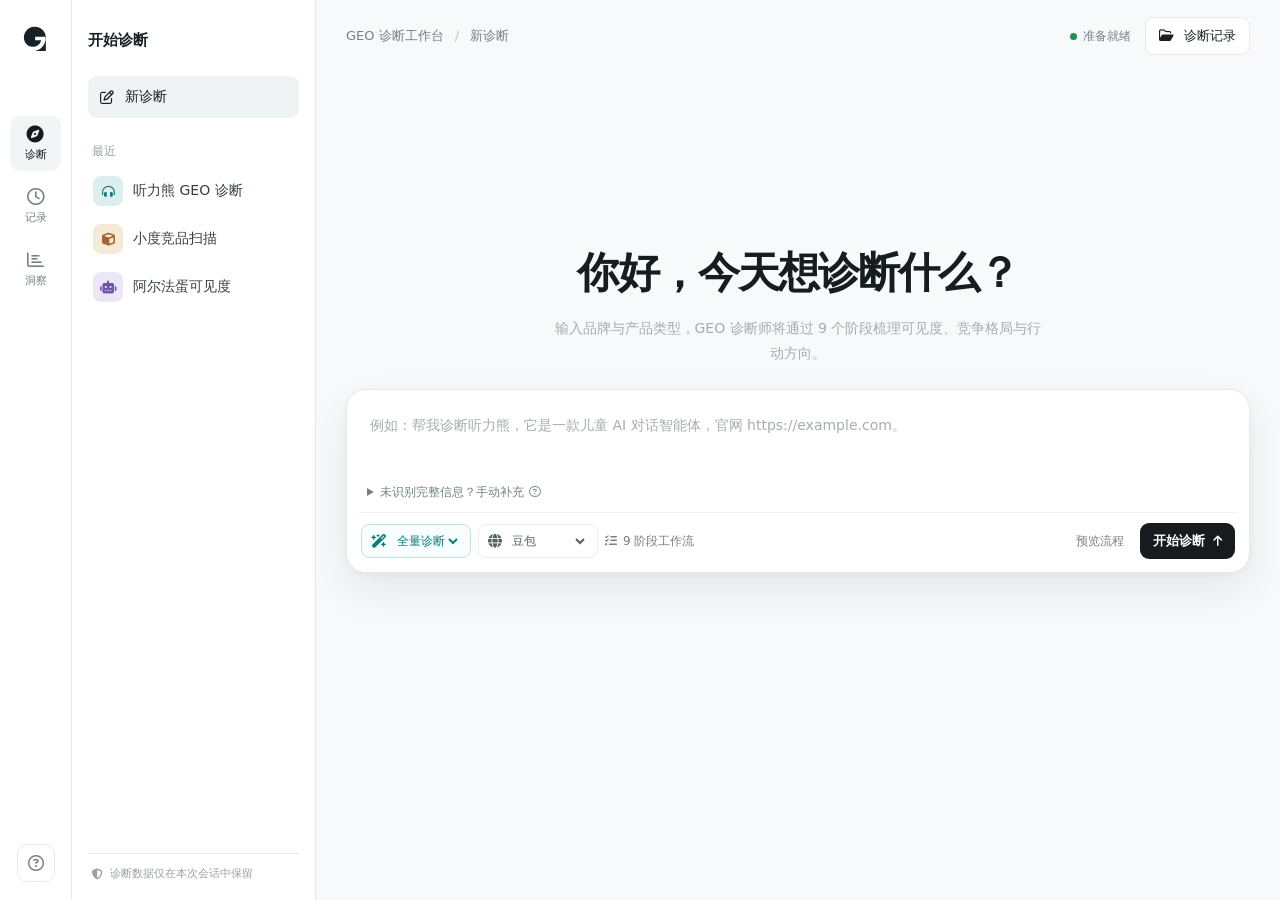
<file: v1.5/src/static/index.html>
<!doctype html>
<html lang="zh-CN">
<head>
  <meta charset="UTF-8">
  <meta name="viewport" content="width=device-width, initial-scale=1.0">
  <meta name="theme-color" content="#f7f9fa">
  <title>GEO 可见度诊断师 · V1.5</title>
  <link rel="preconnect" href="https://cdnjs.cloudflare.com">
  <link rel="stylesheet" href="https://cdnjs.cloudflare.com/ajax/libs/font-awesome/6.6.0/css/all.min.css">
  <link rel="stylesheet" href="css/style.css">
</head>
<body>
  <div class="app-shell" id="app-shell">
    <aside class="icon-rail" aria-label="主导航">
      <a class="product-mark" href="#new-diagnosis" aria-label="GEO 可见度诊断师首页">
        <img class="product-logo" src="assets/geo_logo.svg" alt="">
      </a>
      <nav class="rail-nav" aria-label="产品功能">
        <a class="rail-link is-active" href="#new-diagnosis" aria-current="page" onclick="selectRailNav(this)"><i class="rail-icon fa-solid fa-compass" data-regular="fa-regular fa-compass" data-solid="fa-solid fa-compass" aria-hidden="true"></i><span>诊断</span></a>
        <a class="rail-link" href="#history" onclick="selectRailNav(this)"><i class="rail-icon fa-regular fa-clock" data-regular="fa-regular fa-clock" data-solid="fa-solid fa-clock" aria-hidden="true"></i><span>记录</span></a>
        <a class="rail-link" href="#insights" onclick="selectRailNav(this)"><i class="rail-icon fa-regular fa-chart-bar" data-regular="fa-regular fa-chart-bar" data-solid="fa-solid fa-chart-bar" aria-hidden="true"></i><span>洞察</span></a>
      </nav>
      <button class="rail-help" type="button" aria-label="查看使用说明" onclick="showHelp()"><i class="fa-regular fa-circle-question" aria-hidden="true"></i></button>
    </aside>

    <aside class="workspace-sidebar" aria-label="诊断会话">
      <div class="workspace-topline">
        <h1>开始诊断</h1>
        <button class="icon-button" type="button" aria-label="收起会话侧栏" title="收起侧栏"><i class="fa-solid fa-sidebar" aria-hidden="true"></i></button>
      </div>
      <button class="new-diagnosis-button" type="button" onclick="resetWorkspace()"><i class="fa-regular fa-pen-to-square" aria-hidden="true"></i><span>新诊断</span></button>

      <section class="recent-section" aria-labelledby="recent-heading">
        <h2 id="recent-heading">最近</h2>
        <div class="recent-list">
          <button type="button" class="recent-item" data-brand="听力熊" data-category="儿童 AI 对话智能体" onclick="loadRecent(this)">
            <span class="recent-icon teal"><i class="fa-solid fa-headphones-simple" aria-hidden="true"></i></span><span>听力熊 GEO 诊断</span>
          </button>
          <button type="button" class="recent-item" data-brand="小度" data-category="智能音箱与 AI 助手" onclick="loadRecent(this)">
            <span class="recent-icon sand"><i class="fa-solid fa-cube" aria-hidden="true"></i></span><span>小度竞品扫描</span>
          </button>
          <button type="button" class="recent-item" data-brand="阿尔法蛋" data-category="儿童智能学习设备" onclick="loadRecent(this)">
            <span class="recent-icon lilac"><i class="fa-solid fa-robot" aria-hidden="true"></i></span><span>阿尔法蛋可见度</span>
          </button>
        </div>
      </section>

      <div class="sidebar-footnote"><i class="fa-solid fa-shield-halved" aria-hidden="true"></i> 诊断数据仅在本次会话中保留</div>
    </aside>

    <main class="workspace-main" id="new-diagnosis" tabindex="0">
      <header class="workspace-header">
        <p class="breadcrumb">GEO 诊断工作台 <span>/</span> 新诊断</p>
        <div class="header-actions">
          <span class="connection-state" id="connection-state"><span class="status-dot"></span>准备就绪</span>
          <button class="header-button" type="button" onclick="focusComposer()"><i class="fa-regular fa-folder-open" aria-hidden="true"></i> 诊断记录</button>
        </div>
      </header>

      <div class="scroll-region" id="scroll-region" aria-label="诊断对话内容" tabindex="0">
        <section class="welcome-panel" id="welcome-panel" aria-labelledby="welcome-title">
          <h2 id="welcome-title">你好，今天想诊断什么？</h2>
          <p>输入品牌与产品类型，GEO 诊断师将通过 9 个阶段梳理可见度、竞争格局与行动方向。</p>
        </section>

        <section class="conversation" id="conversation" aria-live="polite" aria-label="诊断过程"></section>
      </div>

      <section class="composer-wrap" aria-label="发起 GEO 诊断">
        <form class="composer" id="diagnosis-form" onsubmit="startDiagnosis(event)">
          <div class="composer-main">
            <textarea id="diagnostic-request" rows="2" placeholder="例如：帮我诊断听力熊，它是一款儿童 AI 对话智能体，官网 https://example.com。"></textarea>
          </div>

          <details class="intent-details" id="intent-details">
            <summary>未识别完整信息？手动补充<span class="manual-help-tooltip" tabindex="0" aria-label="系统会从上方描述自动识别品牌、产品类型和官网；无法识别时可在这里补充。"><i class="fa-regular fa-circle-question" aria-hidden="true"></i><span class="manual-help-tooltip-content" role="tooltip">系统会从上方描述自动识别品牌、产品类型和官网；无法识别时可在这里补充。</span></span></summary>
            <div class="config-row">
              <label class="field compact-field"><span>品牌名称</span><input id="brand-input" autocomplete="organization" placeholder="例如：听力熊"></label>
              <label class="field compact-field"><span>产品类型</span><input id="category-input" placeholder="例如：儿童 AI 对话智能体"></label>
              <label class="field website-field"><span>官网（可选）</span><input id="website-input" type="url" autocomplete="url" placeholder="https://"></label>
            </div>
          </details>

          <div class="composer-actions">
            <label class="control-select"><i class="fa-solid fa-wand-magic-sparkles" aria-hidden="true"></i><span class="sr-only">诊断模式</span><select id="mode-select"><option value="full">全量诊断</option></select></label>
            <label class="control-select"><i class="fa-solid fa-globe" aria-hidden="true"></i><span class="sr-only">AI 搜索平台</span><select id="platform-select"><option value="doubao">豆包</option><option value="chatgpt">ChatGPT</option><option value="perplexity">Perplexity</option></select></label>
            <span class="workflow-hint"><i class="fa-solid fa-list-check" aria-hidden="true"></i> 9 阶段工作流</span>
            <div class="composer-spacer"></div>
            <button class="text-button" type="button" onclick="startDemo()">预览流程</button>
            <button class="send-button" id="btn-start" type="submit"><span>开始诊断</span><i class="fa-solid fa-arrow-up" aria-hidden="true"></i></button>
          </div>
        </form>
        <p class="form-message" id="form-message" role="status"></p>
      </section>
    </main>
  </div>

  <dialog class="help-dialog" id="help-modal" aria-labelledby="help-title">
    <div class="dialog-heading"><div><p class="eyebrow">使用说明</p><h2 id="help-title">GEO 可见度诊断</h2></div><button class="icon-button" type="button" onclick="closeHelp()" aria-label="关闭说明"><i class="fa-solid fa-xmark" aria-hidden="true"></i></button></div>
    <p>GEO 是面向生成式搜索的可见度优化。一次诊断会依次完成用户画像、基建评估、竞品分析、AI 搜索测试、综合评估和建议生成。</p>
    <div class="dialog-actions"><button class="send-button" type="button" onclick="closeHelp()">知道了</button></div>
  </dialog>

  <script src="js/app.js"></script>
</body>
</html>
</file>
<file: v1.5/src/static/css/style.css>
:root {
  --canvas: #f7f9fa;
  --surface: #ffffff;
  --surface-muted: #f2f5f5;
  --ink: #172126;
  --muted: #758086;
  --border: #e4e9e9;
  --accent: #087f7b;
  --accent-strong: #056c68;
  --accent-soft: #e2f2f0;
  --success: #258b55;
  --danger: #bc4339;
  --shadow-soft: 0 16px 36px rgba(26, 45, 48, .06), 0 2px 5px rgba(26, 45, 48, .035);
  font-family: "PingFang SC", "Hiragino Sans GB", "Microsoft YaHei", system-ui, sans-serif;
  color: var(--ink);
  background: var(--canvas);
}

* { box-sizing: border-box; }
html, body { min-height: 100%; margin: 0; }
body { overflow: hidden; font-size: 14px; }
button, input, textarea, select { font: inherit; }
button, select { cursor: pointer; }
button:focus-visible, input:focus-visible, textarea:focus-visible, select:focus-visible, a:focus-visible { outline: 2px solid var(--accent); outline-offset: 2px; }
.sr-only { position: absolute; width: 1px; height: 1px; padding: 0; margin: -1px; overflow: hidden; clip: rect(0, 0, 0, 0); white-space: nowrap; border: 0; }

.app-shell { min-height: 100vh; display: grid; grid-template-columns: 72px 244px minmax(0, 1fr); background: var(--canvas); }
.icon-rail { display: flex; flex-direction: column; align-items: center; padding: 20px 10px 18px; background: var(--surface); border-right: 1px solid var(--border); }
.product-mark { width: 38px; height: 38px; display: grid; place-items: center; border-radius: 12px; text-decoration: none; }
.product-logo { display: block; width: 28px; height: 28px; object-fit: contain; }
.rail-nav { display: grid; gap: 8px; margin-top: 58px; width: 100%; }
.rail-link { display: grid; justify-items: center; gap: 5px; padding: 9px 2px; color: var(--muted); text-decoration: none; border-radius: 10px; font-size: 11px; transition: color 160ms ease, background-color 160ms ease; }
.rail-link i { font-size: 17px; }
.rail-link:hover, .rail-link.is-active { background: var(--surface-muted); color: #171b1e; }
.rail-link.is-active i { color: #171b1e; }
.rail-help { width: 38px; height: 38px; margin-top: auto; border: 1px solid var(--border); background: var(--surface); color: var(--muted); border-radius: 10px; font-size: 16px; }

.workspace-sidebar { display: flex; flex-direction: column; min-width: 0; padding: 24px 16px 18px; background: var(--surface); border-right: 1px solid var(--border); }
.workspace-topline, .dialog-heading { display: flex; align-items: center; justify-content: space-between; gap: 12px; }
.workspace-topline h1 { margin: 0; font-size: 15px; letter-spacing: -.01em; }
.icon-button { display: grid; place-items: center; width: 32px; height: 32px; border: 0; border-radius: 8px; background: transparent; color: var(--muted); }
.icon-button:hover { background: var(--surface-muted); color: var(--ink); }
.new-diagnosis-button { display: flex; align-items: center; gap: 11px; width: 100%; height: 42px; margin-top: 20px; padding: 0 12px; border: 0; border-radius: 9px; background: #eff3f3; color: var(--ink); text-align: left; font-weight: 500; transition: background-color 160ms ease, color 160ms ease; }
.new-diagnosis-button:hover { background: var(--surface-muted); color: var(--ink); }
.recent-section { margin-top: 25px; }
.recent-section h2 { margin: 0 0 9px 4px; color: #98a1a5; font-size: 12px; font-weight: 500; }
.recent-list { display: grid; gap: 4px; }
.recent-item { display: flex; align-items: center; gap: 10px; min-width: 0; width: 100%; padding: 7px 5px; border: 0; border-radius: 8px; background: transparent; color: #354046; text-align: left; overflow: hidden; transition: background-color 160ms ease, color 160ms ease; }
.recent-item:hover { background: var(--surface-muted); color: var(--ink); }
.recent-item > span:last-child { overflow: hidden; text-overflow: ellipsis; white-space: nowrap; }
.recent-icon { display: grid; place-items: center; flex: 0 0 30px; height: 30px; border-radius: 8px; font-size: 13px; }
.recent-icon.teal { background: #dcefee; color: #177a77; }.recent-icon.sand { background: #f5ead8; color: #a26732; }.recent-icon.lilac { background: #ece7f7; color: #7055aa; }
.sidebar-footnote { display: flex; gap: 7px; align-items: center; margin-top: auto; padding: 12px 4px 0; border-top: 1px solid var(--border); color: #97a0a5; font-size: 11px; line-height: 1.45; }

.workspace-main { position: relative; display: flex; flex-direction: column; min-width: 0; min-height: 100vh; }
.workspace-header { display: flex; justify-content: space-between; align-items: center; min-height: 72px; padding: 0 30px; }
.breadcrumb { margin: 0; color: var(--muted); font-size: 13px; }.breadcrumb span { margin: 0 7px; color: #bdc5c7; }
.header-actions { display: flex; align-items: center; gap: 14px; }.connection-state { display: inline-flex; align-items: center; gap: 6px; color: var(--muted); font-size: 12px; }.status-dot { width: 7px; height: 7px; border-radius: 50%; background: var(--success); }.connection-state.is-running .status-dot { background: var(--accent); animation: breathe 1.3s ease-in-out infinite; }.connection-state.is-error .status-dot { background: var(--danger); }
.header-button { height: 38px; padding: 0 13px; border: 1px solid var(--border); border-radius: 9px; background: var(--surface); color: var(--ink); font-size: 13px; }.header-button i { margin-right: 6px; }.header-button:hover { border-color: #cbd4d5; }

.scroll-region { flex: 1; overflow: auto; padding: 24px 30px 240px; scroll-behavior: smooth; }
.welcome-panel { max-width: 670px; margin: clamp(64px, 17vh, 176px) auto 28px; text-align: center; }.eyebrow { margin: 0 0 10px; color: var(--accent); font-size: 12px; font-weight: 600; letter-spacing: .03em; }.welcome-panel h2 { margin: 0; color: #151d21; font-size: clamp(30px, 3.3vw, 42px); line-height: 1.16; letter-spacing: -.045em; }.welcome-panel > p:last-child { max-width: 500px; margin: 18px auto 0; color: #a4adaf; font-size: 14px; line-height: 1.8; }
.conversation { width: min(900px, 100%); margin: 0 auto; display: grid; gap: 12px; }.conversation:empty { display: none; }
.diagnostic-intro, .stage-trace, .report-card, .error-card { background: var(--surface); border: 1px solid var(--border); box-shadow: var(--shadow-soft); }.diagnostic-intro { display: flex; gap: 12px; align-items: flex-start; padding: 18px 20px; border-radius: 14px; }.trace-symbol { display: grid; place-items: center; flex: 0 0 34px; height: 34px; border-radius: 10px; background: var(--accent-soft); color: var(--accent); }.diagnostic-intro h3 { margin: 0; font-size: 15px; }.diagnostic-intro p { margin: 5px 0 0; color: var(--muted); font-size: 13px; }
.progress-summary { display: flex; align-items: center; gap: 12px; padding: 8px 2px; color: var(--muted); font-size: 12px; }.progress-track { flex: 1; height: 5px; border-radius: 999px; overflow: hidden; background: #e5ebeb; }.progress-fill { height: 100%; width: 0; background: var(--accent); border-radius: inherit; transition: width 300ms ease; }
.stage-trace { display: grid; grid-template-columns: 34px 1fr auto; gap: 12px; align-items: center; min-height: 70px; padding: 14px 16px; border-radius: 12px; }.stage-trace.is-running { border-color: #a6d7d4; background: #fbfefe; }.stage-trace.is-complete .trace-symbol { background: #e1f4e8; color: var(--success); }.stage-trace h3 { margin: 0; font-size: 14px; }.stage-trace p { margin: 4px 0 0; color: var(--muted); font-size: 12px; }.stage-meta { color: #92a0a3; font-family: ui-monospace, SFMono-Regular, Menlo, monospace; font-size: 11px; }
.report-card { margin-top: 8px; padding: 24px; border-radius: 16px; }.report-topline { display: flex; justify-content: space-between; gap: 20px; align-items: start; }.report-card h3 { margin: 0; font-size: 17px; }.report-card .report-caption { margin: 5px 0 0; color: var(--muted); font-size: 13px; }.score-display { text-align: right; }.score-display strong { display: block; color: var(--accent); font-size: 38px; line-height: 1; letter-spacing: -.05em; }.score-display span { color: var(--muted); font-size: 12px; }.dimension-list { display: grid; gap: 13px; margin-top: 25px; }.dimension { display: grid; grid-template-columns: 126px 1fr 30px; gap: 10px; align-items: center; font-size: 12px; }.dimension-label { color: #516066; }.dimension-track { height: 6px; overflow: hidden; background: #edf1f1; border-radius: 999px; }.dimension-track span { display: block; height: 100%; width: 0; background: var(--accent); border-radius: inherit; transition: width 700ms cubic-bezier(.16,1,.3,1); }.dimension-value { color: var(--ink); text-align: right; font-variant-numeric: tabular-nums; font-weight: 600; }.report-actions { display: flex; flex-wrap: wrap; gap: 8px; margin-top: 26px; }.secondary-button { height: 36px; padding: 0 12px; border: 1px solid var(--border); border-radius: 8px; background: var(--surface); color: var(--ink); font-size: 13px; }.secondary-button:hover { background: var(--surface-muted); }.secondary-button i { margin-right: 6px; }
.error-card { padding: 16px; border-color: #efcac7; border-radius: 12px; color: #7e2f29; background: #fffafa; }.error-card h3 { margin: 0; font-size: 14px; }.error-card p { margin: 5px 0 0; font-size: 13px; line-height: 1.6; }

.composer-wrap { position: absolute; z-index: 2; bottom: 0; left: 0; right: 0; padding: 18px 30px 24px; background: linear-gradient(to bottom, rgba(247,249,250,0), var(--canvas) 26%); }.composer { width: min(960px, 100%); margin: 0 auto; padding: 12px; border: 1px solid var(--border); border-radius: 20px; background: var(--surface); box-shadow: 0 18px 42px rgba(20, 39, 42, .08), 0 2px 8px rgba(20, 39, 42, .035); }.composer-main { display: flex; gap: 12px; align-items: flex-start; padding: 7px 8px 10px; }.composer-leading { display: grid; place-items: center; flex: 0 0 34px; height: 34px; margin-top: 1px; border-radius: 9px; background: var(--accent-soft); color: var(--accent); }.composer textarea { width: 100%; min-height: 62px; padding: 5px 3px; resize: none; border: 0; outline: 0; color: var(--ink); line-height: 1.65; background: transparent; }.composer textarea::placeholder, .field input::placeholder { color: #a4adaf; }.intent-insight { display: flex; align-items: center; gap: 10px; min-height: 30px; margin: 0 8px 10px; padding: 0 1px; color: var(--muted); font-size: 12px; }.intent-insight-copy { display: inline-flex; align-items: center; gap: 7px; min-width: 0; }.intent-insight-copy > i { color: var(--accent); }.intent-chips { display: flex; flex: 1; flex-wrap: wrap; gap: 6px; }.intent-chip { display: inline-flex; align-items: center; gap: 5px; min-width: 0; max-width: 205px; padding: 5px 8px; border: 1px solid #dce9e8; border-radius: 7px; background: #f7fbfb; color: #718083; }.intent-chip span { color: #839094; }.intent-chip strong { overflow: hidden; color: #253236; font-weight: 600; text-overflow: ellipsis; white-space: nowrap; }.edit-intent-button { display: inline-flex; align-items: center; gap: 5px; height: 28px; margin-left: auto; padding: 0 7px; border: 0; border-radius: 7px; background: transparent; color: var(--muted); font-size: 12px; }.edit-intent-button:hover { background: var(--surface-muted); color: var(--ink); }.intent-details { margin: 0 8px 11px; }.intent-details summary { width: max-content; max-width: 100%; color: var(--muted); cursor: pointer; font-size: 12px; }.intent-details[open] summary { margin-bottom: 9px; color: #415055; }.config-row { display: grid; grid-template-columns: .85fr 1.25fr 1fr; gap: 8px; }.field { display: flex; min-width: 0; align-items: center; gap: 7px; padding: 0 9px; height: 36px; border: 1px solid #e8eded; border-radius: 8px; background: #fbfcfc; }.field:focus-within { border-color: #82c1bd; background: var(--surface); }.field span { flex: 0 0 auto; color: #889397; font-size: 11px; }.field input { min-width: 0; width: 100%; border: 0; outline: 0; background: transparent; color: var(--ink); font-size: 12px; }.composer-actions { display: flex; gap: 7px; align-items: center; border-top: 1px solid #eff2f2; padding: 10px 2px 1px; }.control-select { display: inline-flex; align-items: center; gap: 6px; height: 34px; padding: 0 9px; border: 1px solid #edf0f0; border-radius: 8px; color: #516065; background: var(--surface); }.control-select:first-child { color: var(--accent); border-color: #c4e1df; background: #f8fdfd; }.control-select select { border: 0; outline: 0; color: inherit; background: transparent; font-size: 12px; }.workflow-hint { display: inline-flex; align-items: center; gap: 6px; color: var(--muted); font-size: 12px; }.composer-spacer { flex: 1; }.text-button { height: 34px; padding: 0 9px; border: 0; border-radius: 8px; background: transparent; color: var(--muted); font-size: 12px; }.text-button:hover { background: var(--surface-muted); color: var(--ink); }.send-button { display: inline-flex; align-items: center; justify-content: center; gap: 8px; min-height: 36px; padding: 0 13px; border: 0; border-radius: 9px; background: #171b1e; color: #fff; font-weight: 600; font-size: 13px; }.send-button:hover { background: rgba(23, 27, 30, .8); }.send-button[disabled] { cursor: not-allowed; opacity: .55; }.send-button i { font-size: 12px; }.form-message { width: min(960px, 100%); min-height: 17px; margin: 6px auto 0; color: var(--muted); font-size: 12px; }.form-message.is-error { color: var(--danger); }

.help-dialog { width: min(440px, calc(100vw - 32px)); padding: 24px; border: 0; border-radius: 16px; box-shadow: 0 28px 80px rgba(17, 30, 33, .2); }.help-dialog::backdrop { background: rgba(21, 31, 34, .26); }.dialog-heading h2 { margin: 0; font-size: 20px; }.help-dialog > p { margin: 20px 0 0; color: #526066; line-height: 1.8; }.dialog-actions { display: flex; justify-content: flex-end; margin-top: 22px; }

.composer-main { padding-bottom: 13px; }.manual-help-tooltip { position: relative; display: inline-flex; align-items: center; margin-left: 5px; color: #8e9a9e; cursor: help; outline: 0; }.manual-help-tooltip:focus { color: var(--ink); }.manual-help-tooltip-content { position: absolute; z-index: 5; bottom: calc(100% + 8px); left: 50%; width: 232px; padding: 8px 10px; border-radius: 8px; background: #171b1e; box-shadow: 0 8px 24px rgba(17, 27, 30, .16); color: #fff; font-size: 12px; font-weight: 400; line-height: 1.55; opacity: 0; pointer-events: none; transform: translate(-50%, 4px); transition: opacity 160ms ease, transform 160ms ease; }.manual-help-tooltip:hover .manual-help-tooltip-content, .manual-help-tooltip:focus .manual-help-tooltip-content { opacity: 1; transform: translate(-50%, 0); }
@media (min-width: 641px) { .composer-wrap { bottom: 280px; } }
@media (min-width: 641px) { .app-shell, .workspace-main { height: 100vh; min-height: 0; }.scroll-region { min-height: 0; } }

.user-message { justify-self: end; max-width: min(720px, 84%); padding: 13px 16px; border-radius: 14px 14px 4px 14px; background: #eff3f3; color: var(--ink); line-height: 1.65; }.user-message p { margin: 0; }.assistant-turn { display: grid; gap: 12px; padding: 17px; border: 1px solid var(--border); border-radius: 16px; background: var(--surface); box-shadow: var(--shadow-soft); }.assistant-turn-heading { display: flex; gap: 11px; align-items: flex-start; }.assistant-turn-heading .trace-symbol { flex-basis: 32px; height: 32px; border-radius: 9px; }.assistant-label { margin: 0 0 3px; color: var(--accent); font-size: 11px; font-weight: 600; }.assistant-turn h3 { margin: 0; font-size: 15px; }.assistant-context { margin: 4px 0 0; color: var(--muted); font-size: 12px; }.assistant-turn .progress-summary { padding: 10px 0 2px; border-top: 1px solid #edf1f1; }.assistant-turn .stage-trace { box-shadow: none; }.assistant-turn .report-card, .assistant-turn .error-card { margin-top: 0; box-shadow: none; }.composer-wrap { transition: bottom 240ms ease; }.app-shell.is-conversation-active .composer-wrap { bottom: 0; }
.hidden { display: none !important; }.fade-in { animation: rise 260ms cubic-bezier(.16,1,.3,1) both; }
@keyframes rise { from { opacity: 0; transform: translateY(8px); } to { opacity: 1; transform: translateY(0); } } @keyframes breathe { 50% { opacity: .35; transform: scale(.78); } }
@media (max-width: 900px) { .app-shell { grid-template-columns: 64px minmax(0, 1fr); }.workspace-sidebar { display: none; }.icon-rail { padding-inline: 8px; }.workspace-header { padding-inline: 22px; }.scroll-region { padding-inline: 22px; }.composer-wrap { padding-inline: 22px; } }
@media (max-width: 640px) { body { overflow: auto; }.app-shell { display: block; height: auto; min-height: 100dvh; }.icon-rail { position: fixed; z-index: 6; bottom: 0; left: 0; right: 0; height: 64px; flex-direction: row; justify-content: space-around; padding: 6px 12px; border-top: 1px solid var(--border); border-right: 0; }.product-mark, .rail-help { display: none; }.rail-nav { display: flex; justify-content: space-around; gap: 2px; margin: 0; }.rail-link { min-width: 62px; padding: 5px 6px; }.workspace-main { height: auto; min-height: 100dvh; padding-bottom: 64px; }.workspace-header { min-height: 56px; padding: 0 16px; }.breadcrumb { font-size: 12px; }.connection-state { display: none; }.header-button { height: 34px; padding: 0 9px; font-size: 12px; }.scroll-region { padding: 18px 16px 242px; }.welcome-panel { margin-top: 42px; }.welcome-panel h2 { font-size: 30px; }.welcome-panel > p:last-child { font-size: 14px; }.composer-wrap { padding: 12px 12px 14px; }.composer { border-radius: 16px; }.composer-main { padding-bottom: 8px; }.config-row { grid-template-columns: 1fr 1fr; }.website-field { grid-column: 1 / -1; }.composer-actions { flex-wrap: wrap; }.workflow-hint { display: none; }.composer-spacer { min-width: 6px; }.stage-trace { grid-template-columns: 30px 1fr; }.stage-meta { grid-column: 2; }.dimension { grid-template-columns: 98px 1fr 28px; }.report-card { padding: 18px; } }
@media (prefers-reduced-motion: reduce) { *, *::before, *::after { scroll-behavior: auto !important; animation-duration: .01ms !important; animation-iteration-count: 1 !important; transition-duration: .01ms !important; } }
</file>
